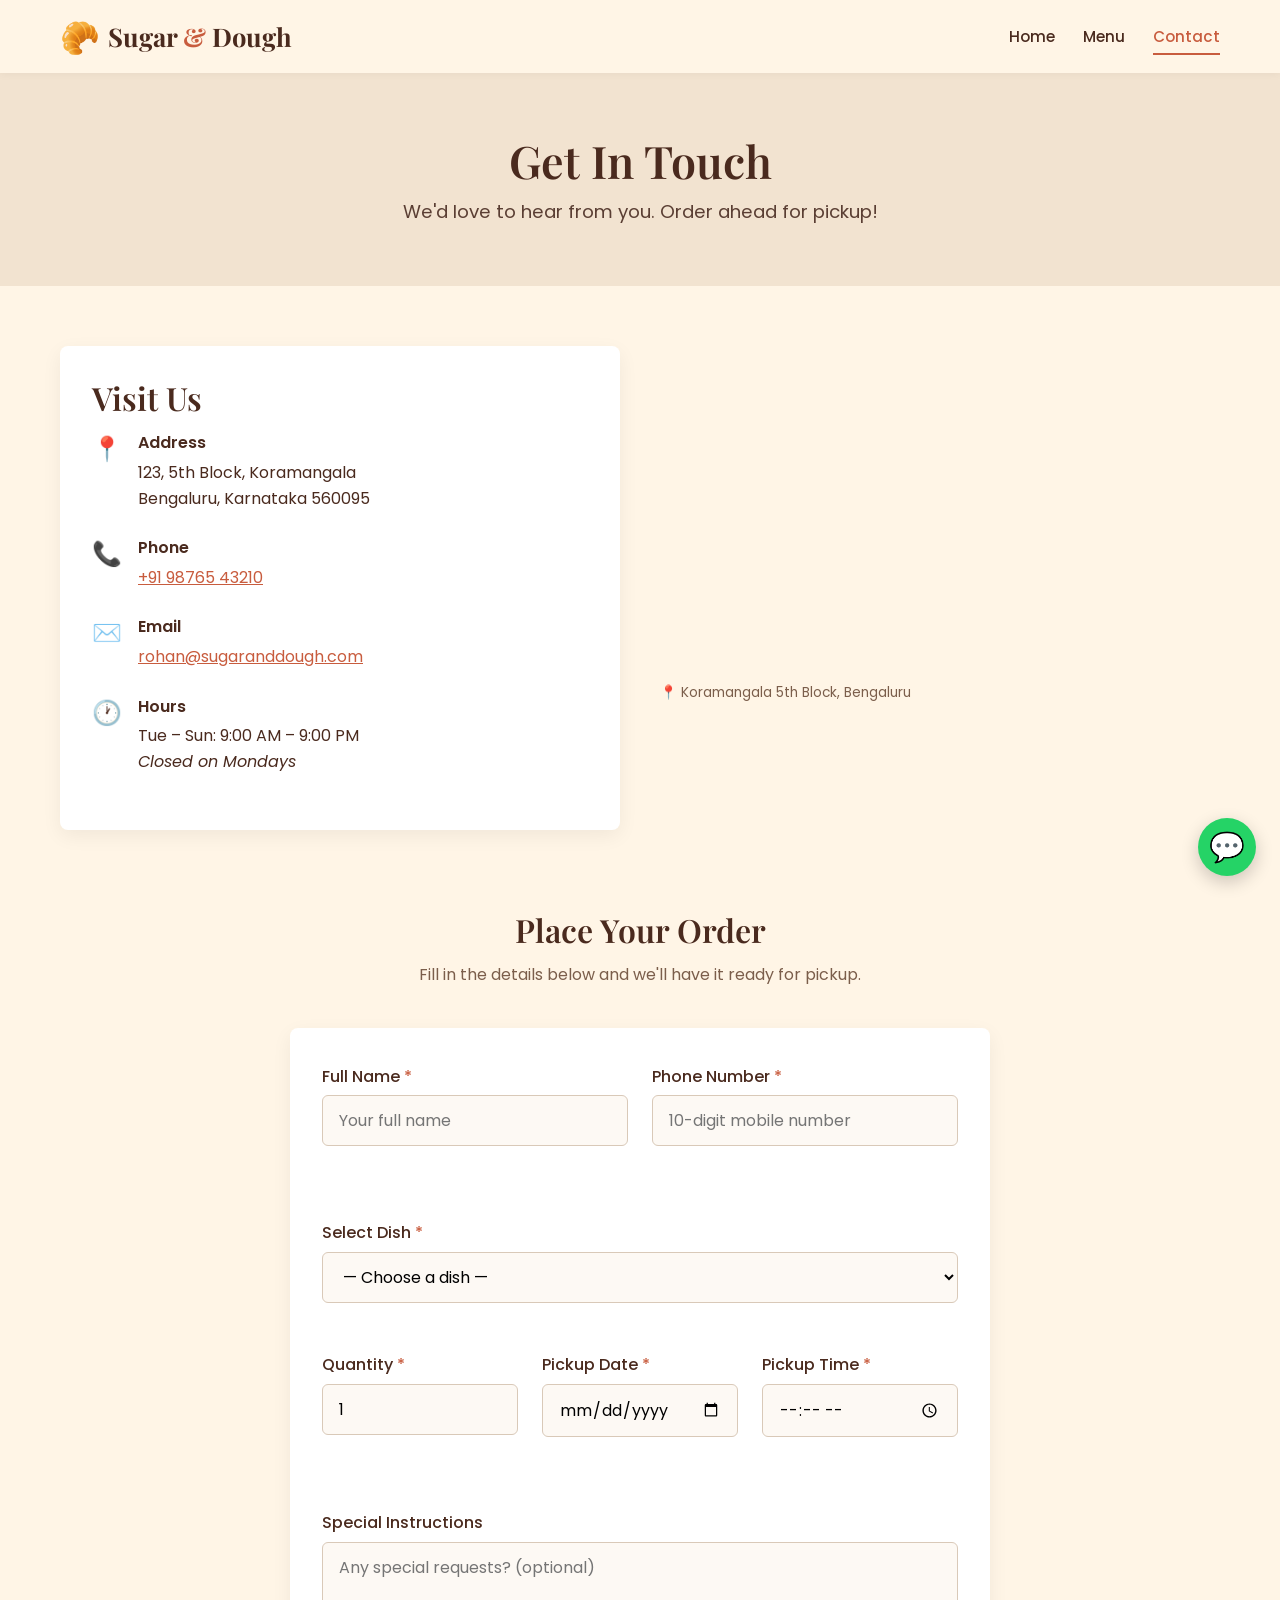
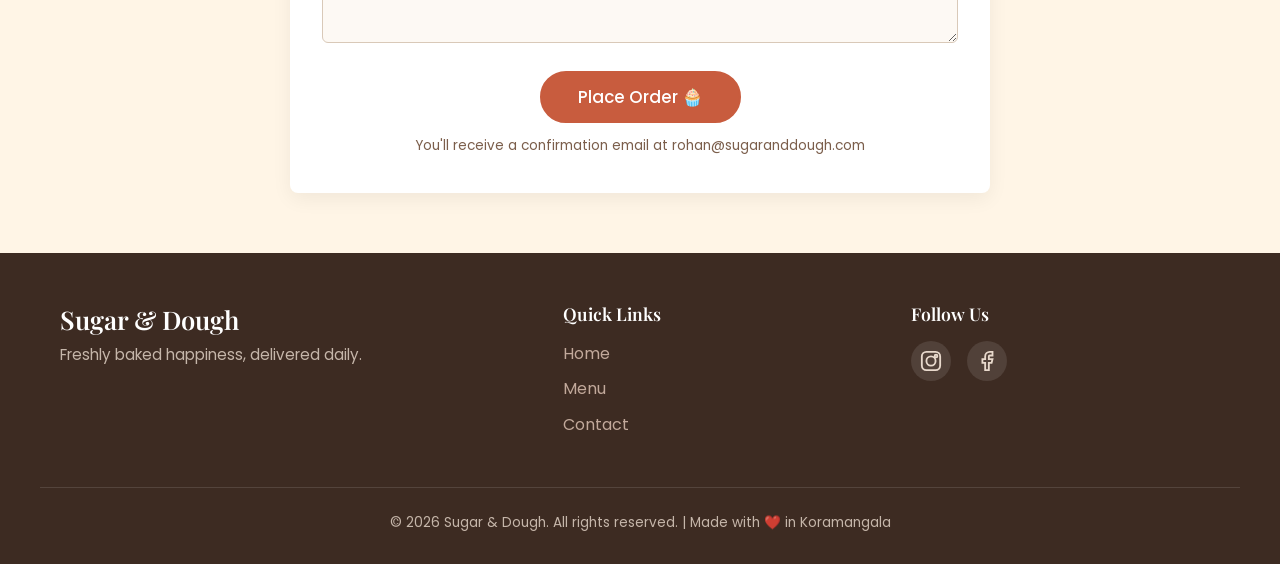
<file: contact.html>
<!DOCTYPE html>
<html lang="en">
<head>
    <meta charset="UTF-8">
    <meta name="viewport" content="width=device-width, initial-scale=1.0">
    <title>Contact & Order | Sugar & Dough Bakery</title>
    <meta name="description" content="Get in touch with Sugar & Dough Bakery in Koramangala. Order online for pickup, find our address, hours, and contact info.">

    <!-- Google Fonts -->
    <link rel="preconnect" href="https://fonts.googleapis.com">
    <link rel="preconnect" href="https://fonts.gstatic.com" crossorigin>
    <link href="https://fonts.googleapis.com/css2?family=Playfair+Display:wght@400;500;600;700&family=Poppins:wght@300;400;500;600&display=swap" rel="stylesheet">

    <!-- CSS -->
    <link rel="stylesheet" href="css/style.css">
    <link rel="stylesheet" href="css/responsive.css">

    <link rel="icon" href="data:image/svg+xml,<svg xmlns='http://www.w3.org/2000/svg' viewBox='0 0 100 100'><text y='.9em' font-size='90'>🥐</text></svg>">
</head>
<body>

    <!-- ========== HEADER ========== -->
    <header class="header" id="header">
        <div class="container header__inner">
            <a href="index.html" class="logo" aria-label="Sugar & Dough Home">
                <span class="logo__icon">🥐</span>
                <span class="logo__text">Sugar <span class="logo__amp">&</span> Dough</span>
            </a>

            <nav class="nav" id="nav" aria-label="Main navigation">
                <ul class="nav__list">
                    <li class="nav__item"><a href="index.html" class="nav__link">Home</a></li>
                    <li class="nav__item"><a href="menu.html" class="nav__link">Menu</a></li>
                    <li class="nav__item"><a href="contact.html" class="nav__link nav__link--active">Contact</a></li>
                </ul>
            </nav>

            <button class="hamburger" id="hamburger" aria-label="Toggle menu" aria-expanded="false">
                <span class="hamburger__line"></span>
                <span class="hamburger__line"></span>
                <span class="hamburger__line"></span>
            </button>
        </div>
    </header>

    <!-- ========== MAIN CONTENT ========== -->
    <main>
        <!-- Page Hero -->
        <section class="page-hero page-hero--contact">
            <div class="container">
                <h1 class="page-hero__title">Get In Touch</h1>
                <p class="page-hero__subtitle">We'd love to hear from you. Order ahead for pickup!</p>
            </div>
        </section>

        <!-- Info + Map Section -->
        <section class="section contact-info-section" id="contact-info">
            <div class="container contact-info__grid">
                <!-- Business Info Card -->
                <div class="contact-info__card">
                    <h2 class="section__title">Visit Us</h2>
                    <ul class="contact-details">
                        <li class="contact-details__item">
                            <span class="contact-details__icon">📍</span>
                            <div>
                                <strong>Address</strong>
                                <p>123, 5th Block, Koramangala<br>Bengaluru, Karnataka 560095</p>
                            </div>
                        </li>
                        <li class="contact-details__item">
                            <span class="contact-details__icon">📞</span>
                            <div>
                                <strong>Phone</strong>
                                <p><a href="tel:+919876543210">+91 98765 43210</a></p>
                            </div>
                        </li>
                        <li class="contact-details__item">
                            <span class="contact-details__icon">✉️</span>
                            <div>
                                <strong>Email</strong>
                                <p><a href="mailto:rohan@sugaranddough.com">rohan@sugaranddough.com</a></p>
                            </div>
                        </li>
                        <li class="contact-details__item">
                            <span class="contact-details__icon">🕐</span>
                            <div>
                                <strong>Hours</strong>
                                <p>Tue – Sun: 9:00 AM – 9:00 PM<br><em>Closed on Mondays</em></p>
                            </div>
                        </li>
                    </ul>
                </div>

                <!-- Google Maps Embed (exact location) -->
                <div class="contact-info__map">
                    <iframe
                    src="https://www.google.com/maps/embed?pb=!1m18!1m12!1m3!1d3888.6!2d77.6205!3d12.9352!2m3!1f0!2f0!3f0!3m2!1i1024!2i768!4f13.1!3m3!1m2!1s0x3bae141e0f5f5b6b%3A0x1e2c3b4a5d6e7f8!2s123%2C%205th%20Block%2C%20Koramangala%2C%20Bengaluru!5e0!3m2!1sen!2sin!4v1700000000000"
                    width="100%"
                    height="320"
                    style="border:0; border-radius: 12px;"
                    allowfullscreen=""
                    loading="lazy"
                    referrerpolicy="no-referrer-when-downgrade"
                    title="Sugar & Dough Bakery location in Koramangala"
                    >
                </iframe>
                <p class="map-note">📍 Koramangala 5th Block, Bengaluru</p>
            </div>
        </div>
    </section>

    <!-- Order Form Section -->
    <section class="section order-section" id="order-form">
        <div class="container">
            <h2 class="section__title section__title--centered">Place Your Order</h2>
            <p class="section__subtitle">Fill in the details below and we'll have it ready for pickup.</p>

            <!-- URL Param Summary Card -->
            <div class="order-summary" id="order-summary" style="display: none;">
                <div class="order-summary__card">
                    <span class="order-summary__label">You are ordering:</span>
                    <span class="order-summary__dish" id="summary-dish"></span>
                    <span class="order-summary__price" id="summary-price"></span>
                </div>
            </div>

            <!-- Order Form -->
            <form
            class="order-form"
            id="order-form-element"
            action="https://formspree.io/f/mock123456"
            method="POST"
            novalidate
            >
            <!-- Replace the action URL with real Formspree endpoint later -->

            <input type="hidden" name="_next" value="thankyou.html">
            <input type="hidden" name="_subject" value="New Order from Sugar & Dough Website">

            <div class="form-row">
                <div class="form-group">
                    <label for="name" class="form-label">Full Name <span class="required">*</span></label>
                    <input
                    type="text"
                    id="name"
                    name="name"
                    class="form-input"
                    placeholder="Your full name"
                    required
                    autocomplete="name"
                    >
                    <span class="form-error" id="name-error"></span>
                </div>
                <div class="form-group">
                    <label for="phone" class="form-label">Phone Number <span class="required">*</span></label>
                    <input
                    type="tel"
                    id="phone"
                    name="phone"
                    class="form-input"
                    placeholder="10-digit mobile number"
                    pattern="[0-9]{10}"
                    inputmode="numeric"
                    maxlength="10"
                    required
                    autocomplete="tel"
                    >
                    <span class="form-error" id="phone-error"></span>
                </div>
            </div>

            <div class="form-group">
                <label for="dish-select" class="form-label">Select Dish <span class="required">*</span></label>
                <select id="dish-select" name="dish" class="form-input form-select" required>
                    <option value="" disabled selected>— Choose a dish —</option>
                    <option value="Chocolate Croissant">Chocolate Croissant – ₹120</option>
                    <option value="Butter Croissant">Butter Croissant – ₹90</option>
                    <option value="Cinnamon Roll">Cinnamon Roll – ₹110</option>
                    <option value="Banana Bread Slice">Banana Bread Slice – ₹100</option>
                    <option value="Blueberry Muffin">Blueberry Muffin – ₹95</option>
                    <option value="Sugar & Dough Special Cookies (4 pcs)">Special Cookies (4 pcs) – ₹150</option>
                </select>
                <span class="form-error" id="dish-error"></span>
            </div>

            <div class="form-row form-row--three">
                <div class="form-group">
                    <label for="quantity" class="form-label">Quantity <span class="required">*</span></label>
                    <input
                    type="number"
                    id="quantity"
                    name="quantity"
                    class="form-input"
                    min="1"
                    max="10"
                    value="1"
                    required
                    >
                    <span class="form-error" id="quantity-error"></span>
                </div>
                <div class="form-group">
                    <label for="pickup-date" class="form-label">Pickup Date <span class="required">*</span></label>
                    <input
                    type="date"
                    id="pickup-date"
                    name="pickup_date"
                    class="form-input"
                    required
                    >
                    <span class="form-error" id="date-error"></span>
                </div>
                <div class="form-group">
                    <label for="pickup-time" class="form-label">Pickup Time <span class="required">*</span></label>
                    <input
                    type="time"
                    id="pickup-time"
                    name="pickup_time"
                    class="form-input"
                    min="09:00"
                    max="21:00"
                    required
                    >
                    <span class="form-error" id="time-error"></span>
                </div>
            </div>

            <div class="form-group">
                <label for="instructions" class="form-label">Special Instructions</label>
                <textarea
                id="instructions"
                name="instructions"
                class="form-input form-textarea"
                rows="3"
                placeholder="Any special requests? (optional)"
            ></textarea>
        </div>

        <div class="form-submit-wrapper">
            <button type="submit" class="btn btn--primary btn--lg form-submit-btn">
                Place Order 🧁
            </button>
            <p class="form-note">You'll receive a confirmation email at rohan@sugaranddough.com</p>
        </div>

        <!-- Success message (hidden) -->
        <div class="form-success" id="form-success" style="display: none;">
            <div class="form-success__card">
                <span class="form-success__icon">✅</span>
                <h3 class="form-success__title">Order Placed!</h3>
                <p class="form-success__text">We'll prepare it for pickup. Check your email for confirmation.</p>
            </div>
        </div>
    </form>
</div>
</section>
</main>

<!-- ========== FOOTER ========== -->
<footer class="footer" id="footer">
    <div class="container footer__grid">
        <div class="footer__brand">
            <h3 class="footer__logo">Sugar & Dough</h3>
            <p class="footer__tagline">Freshly baked happiness, delivered daily.</p>
        </div>
        <div class="footer__links">
            <h4 class="footer__heading">Quick Links</h4>
            <ul class="footer__list">
                <li><a href="index.html">Home</a></li>
                <li><a href="menu.html">Menu</a></li>
                <li><a href="contact.html">Contact</a></li>
            </ul>
        </div>
        <div class="footer__social">
            <h4 class="footer__heading">Follow Us</h4>
            <div class="footer__social-icons">
                <a href="https://instagram.com/sugaranddough_bakery" target="_blank" rel="noopener noreferrer" class="social-icon" aria-label="Instagram">
                    <svg width="22" height="22" viewBox="0 0 24 24" fill="none" stroke="currentColor" stroke-width="2"><rect x="2" y="2" width="20" height="20" rx="5"/><circle cx="12" cy="12" r="5"/><circle cx="17.5" cy="6.5" r="1.5"/></svg>
                </a>
                <a href="https://facebook.com/sugaranddough" target="_blank" rel="noopener noreferrer" class="social-icon" aria-label="Facebook">
                    <svg width="22" height="22" viewBox="0 0 24 24" fill="none" stroke="currentColor" stroke-width="2"><path d="M18 2h-3a5 5 0 0 0-5 5v3H7v4h3v8h4v-8h3l1-4h-4V7a1 1 0 0 1 1-1h3z"/></svg>
                </a>
            </div>
        </div>
    </div>
    <div class="container footer__bottom">
        <p class="footer__copyright">&copy; <span id="current-year"></span> Sugar & Dough. All rights reserved. | Made with ❤️ in Koramangala</p>
    </div>
</footer>

<!-- ========== FLOATING WHATSAPP BUTTON ========== -->
<a
href="https://wa.me/919876543210?text=Hi%20Sugar%20%26%20Dough%2C%20I%27d%20like%20to%20place%20an%20order%20for%20pickup."
class="whatsapp-float"
target="_blank"
rel="noopener noreferrer"
aria-label="Chat on WhatsApp"
title="Order via WhatsApp"
>
<span class="whatsapp-float__icon">💬</span>
</a>

<script src="js/main.js"></script>
</body>
</html>
</file>
<file: css/style.css>
/* ========== style.css ========== */
/* Sugar & Dough Bakery - Main Stylesheet */

/* --- CSS Custom Properties (Design Tokens) --- */
:root {
    --color-bg: #FFF5E6;           /* warm cream */
    --color-text: #4A2A1E;         /* dark brown */
    --color-accent: #C85C3E;       /* terracotta */
    --color-accent-light: #D9A13B; /* secondary accent (optional) */
    --color-white: #FFFFFF;
    --color-dark-overlay: rgba(0, 0, 0, 0.4);
    --color-success: #2E7D32;
    --color-error: #B00020;

    --font-heading: 'Playfair Display', serif;
    --font-body: 'Poppins', sans-serif;

    --font-size-h1: 48px;
    --font-size-h2: 32px;
    --font-size-body: 16px;
    --font-size-small: 14px;
    --font-size-xs: 12px;

    --spacing-section: 60px;
    --spacing-container: 20px;
    --max-width: 1200px;

    --border-radius: 8px;
    --card-padding: 20px;
    --card-shadow: 0 6px 20px rgba(0, 0, 0, 0.06);
    --card-shadow-hover: 0 12px 28px rgba(0, 0, 0, 0.10);

    --transition-speed: 0.25s;
}

/* --- RESET & BASE --- */
*,
*::before,
*::after {
    box-sizing: border-box;
    margin: 0;
    padding: 0;
}

html {
    scroll-behavior: smooth;
}

body {
    font-family: var(--font-body);
    font-size: var(--font-size-body);
    font-weight: 400;
    line-height: 1.6;
    color: var(--color-text);
    background-color: var(--color-bg);
    -webkit-font-smoothing: antialiased;
    overflow-x: hidden;
}

img {
    max-width: 100%;
    height: auto;
    display: block;
}

a {
    color: inherit;
    text-decoration: none;
    transition: color var(--transition-speed);
}

ul {
    list-style: none;
}

.container {
    max-width: var(--max-width);
    margin: 0 auto;
    padding: 0 var(--spacing-container);
}

/* --- TYPOGRAPHY --- */
h1, h2, h3, h4 {
    font-family: var(--font-heading);
    font-weight: 600;
    line-height: 1.25;
    color: var(--color-text);
}

h1 {
    font-size: var(--font-size-h1);
}

h2 {
    font-size: var(--font-size-h2);
    margin-bottom: 12px;
}

.section__title {
    margin-bottom: 12px;
}

.section__title--centered {
    text-align: center;
}

.section__subtitle {
    font-size: 1rem;
    color: #7B5E4B;
    text-align: center;
    margin-bottom: 40px;
    max-width: 600px;
    margin-left: auto;
    margin-right: auto;
}

.section {
    padding: var(--spacing-section) var(--spacing-container);
}

/* --- BUTTONS --- */
.btn {
    display: inline-flex;
    align-items: center;
    justify-content: center;
    padding: 12px 28px;
    font-family: var(--font-body);
    font-weight: 500;
    font-size: 1rem;
    border: 2px solid transparent;
    border-radius: 30px;
    cursor: pointer;
    text-align: center;
    transition: all var(--transition-speed);
    background-color: transparent;
    line-height: 1.2;
}

.btn--primary {
    background-color: var(--color-accent);
    color: var(--color-white);
    border-color: var(--color-accent);
}

.btn--primary:hover {
    background-color: #B04A2E;
    border-color: #B04A2E;
}

.btn--outline {
    background-color: transparent;
    color: rgb(209, 169, 246);
    border-color: brown;
}

.btn--outline:hover {
    background-color: var(--color-white);
    color: var(--color-text);
}

.btn--white {
    background-color: var(--color-white);
    color: var(--color-accent);
    border-color: var(--color-white);
}

.btn--white:hover {
    background-color: #f0e6d8;
    border-color: #f0e6d8;
}

.btn--sm {
    padding: 8px 22px;
    font-size: 0.9rem;
}

.btn--lg {
    padding: 14px 36px;
    font-size: 1.05rem;
}

/* --- HEADER / NAVIGATION --- */
.header {
    background-color: var(--color-bg);
    position: sticky;
    top: 0;
    z-index: 1000;
    box-shadow: 0 2px 8px rgba(0,0,0,0.04);
}

.header__inner {
    display: flex;
    align-items: center;
    justify-content: space-between;
    padding-top: 16px;
    padding-bottom: 16px;
}

.logo {
    display: flex;
    align-items: center;
    gap: 8px;
    font-family: var(--font-heading);
    font-weight: 700;
    font-size: 1.6rem;
    color: var(--color-text);
}

.logo__icon {
    font-size: 2rem;
    line-height: 1;
}

.logo__amp {
    color: var(--color-accent);
}

.nav__list {
    display: flex;
    gap: 28px;
}

.nav__link {
    font-weight: 500;
    font-size: 0.95rem;
    padding: 6px 0;
    border-bottom: 2px solid transparent;
    transition: border-color var(--transition-speed), color var(--transition-speed);
}

.nav__link:hover,
.nav__link--active {
    color: var(--color-accent);
    border-bottom-color: var(--color-accent);
}

/* Hamburger (hidden on desktop) */
.hamburger {
    display: none;
    flex-direction: column;
    justify-content: space-around;
    width: 28px;
    height: 22px;
    background: transparent;
    border: none;
    cursor: pointer;
    padding: 0;
    z-index: 100;
}

.hamburger__line {
    width: 100%;
    height: 2.5px;
    background-color: var(--color-text);
    border-radius: 2px;
    transition: all 0.3s;
}

/* --- HERO SECTION (Home) --- */
.hero {
    position: relative;
    background: url('../images/hero-bg.jpg') center/cover no-repeat;
    min-height: 70vh;
    display: flex;
    align-items: center;
    justify-content: center;
    text-align: center;
    color: var(--color-white);
    background-color: #a58b7c; /* fallback */
}

.hero__overlay {
    position: absolute;
    inset: 0;
    background-color: var(--color-dark-overlay);
    z-index: 1;
}

.hero__content {
    position: relative;
    z-index: 2;
    padding: 40px 20px;
}

.hero__title {
    color: var(--color-white);
    font-size: 3.5rem;
    margin-bottom: 16px;
    text-shadow: 2px 2px 4px rgba(0,0,0,0.3);
}

.hero__subtitle {
    font-size: 1.3rem;
    margin-bottom: 32px;
    opacity: 0.95;
}

.hero__buttons {
    display: flex;
    gap: 16px;
    flex-wrap: wrap;
    justify-content: center;
}

/* --- ABOUT TEASER (Home) --- */
.about__grid {
    display: grid;
    grid-template-columns: 1fr 1fr;
    gap: 50px;
    align-items: center;
}

.about__description {
    margin-bottom: 16px;
    color: #5a3e33;
}

.about__image-wrapper {
    position: relative;
    border-radius: 12px;
    overflow: hidden;
    background-color: #f2e3d0;
    height: 320px;
    display: flex;
    align-items: center;
    justify-content: center;
}

.about__image {
    width: 100%;
    height: 100%;
    object-fit: cover;
}

/* Fallback placeholder */
.about__image-placeholder-fallback {
    display: none;
    font-size: 5rem;
}

.about__image-placeholder .about__image-placeholder-fallback {
    display: block;
}

/* --- FEATURED ITEMS (Home) --- */
.featured__grid {
    display: grid;
    grid-template-columns: repeat(3, 1fr);
    gap: 30px;
    margin-top: 30px;
}

/* --- MENU GRID (Menu page) --- */
.menu-grid {
    display: grid;
    grid-template-columns: repeat(auto-fit, minmax(280px, 1fr));
    gap: 30px;
}

/* --- CARD COMPONENT --- */
.card {
    background-color: var(--color-white);
    border-radius: var(--border-radius);
    box-shadow: var(--card-shadow);
    overflow: hidden;
    transition: transform var(--transition-speed), box-shadow var(--transition-speed);
    display: flex;
    flex-direction: column;
}

.card:hover {
    transform: translateY(-5px);
    box-shadow: var(--card-shadow-hover);
}

.card__image-wrapper {
    position: relative;
    width: 100%;
    height: 220px;
    background-color: #f4ede4;
    overflow: hidden;
}

.card__image {
    width: 100%;
    height: 100%;
    object-fit: cover;
    transition: opacity 0.3s;
}

.card__image-fallback {
    background: #f0e6d8;
    display: flex;
    align-items: center;
    justify-content: center;
}

.card__image-fallback-content {
    font-size: 4rem;
    display: none;
}

.card__image-fallback .card__image-fallback-content {
    display: block;
    position: absolute;
    top: 50%;
    left: 50%;
    transform: translate(-50%, -50%);
}

.card__body {
    padding: var(--card-padding);
    display: flex;
    flex-direction: column;
    flex-grow: 1;
}

.card__title {
    font-size: 1.3rem;
    margin-bottom: 8px;
}

.card__desc {
    font-size: 0.95rem;
    color: #6B4F3E;
    margin-bottom: 12px;
    flex-grow: 1;
}

.card__price {
    font-weight: 600;
    font-size: 1.2rem;
    color: var(--color-accent);
    margin-bottom: 16px;
}

.card__btn {
    align-self: flex-start;
    margin-top: auto;
}

/* --- CTA BANNER (Home) --- */
.cta-banner {
    background-color: var(--color-accent);
    padding: 36px 0;
    text-align: center;
    color: var(--color-white);
}

.cta-banner__inner {
    display: flex;
    align-items: center;
    justify-content: center;
    gap: 32px;
    flex-wrap: wrap;
}

.cta-banner__text {
    font-size: 1.4rem;
    font-weight: 500;
    font-family: var(--font-heading);
}

/* --- PAGE HERO (Menu & Contact) --- */
.page-hero {
    background-color: #f2e3d0;
    padding: 60px 0;
    text-align: center;
}

.page-hero__title {
    color: var(--color-text);
    font-size: 2.8rem;
    margin-bottom: 8px;
}

.page-hero__subtitle {
    color: #5a3e33;
    font-size: 1.15rem;
}

/* --- CONTACT INFO SECTION --- */
.contact-info__grid {
    display: grid;
    grid-template-columns: 1fr 1fr;
    gap: 40px;
    align-items: start;
}

.contact-info__card {
    background: var(--color-white);
    padding: 32px;
    border-radius: var(--border-radius);
    box-shadow: var(--card-shadow);
}

.contact-details__item {
    display: flex;
    gap: 16px;
    align-items: flex-start;
    margin-bottom: 24px;
}

.contact-details__icon {
    font-size: 1.5rem;
    min-width: 30px;
    text-align: center;
}

.contact-details__item strong {
    display: block;
    font-weight: 600;
    margin-bottom: 4px;
}

.contact-details__item a {
    color: var(--color-accent);
    text-decoration: underline;
}

.map-note {
    margin-top: 8px;
    font-size: 0.85rem;
    color: #7B5E4B;
}

/* --- ORDER FORM --- */
.order-section {
    background-color: var(--color-bg);
    padding-top: 20px;
}

.order-summary {
    max-width: 700px;
    margin: 0 auto 30px;
}

.order-summary__card {
    background: var(--color-white);
    border-left: 5px solid var(--color-accent);
    padding: 16px 24px;
    border-radius: var(--border-radius);
    display: flex;
    align-items: center;
    flex-wrap: wrap;
    gap: 8px 16px;
    box-shadow: var(--card-shadow);
}

.order-summary__label {
    font-weight: 500;
}

.order-summary__dish {
    font-weight: 600;
}

.order-summary__price {
    color: var(--color-accent);
    font-weight: 700;
    margin-left: auto;
}

.order-form {
    max-width: 700px;
    margin: 0 auto;
    background: var(--color-white);
    padding: 36px 32px;
    border-radius: var(--border-radius);
    box-shadow: var(--card-shadow);
}

.form-row {
    display: grid;
    grid-template-columns: 1fr 1fr;
    gap: 24px;
    margin-bottom: 24px;
}

.form-row--three {
    grid-template-columns: 1fr 1fr 1fr;
}

.form-group {
    margin-bottom: 20px;
}

.form-label {
    display: block;
    font-weight: 500;
    margin-bottom: 6px;
    color: var(--color-text);
}

.required {
    color: var(--color-accent);
}

.form-input,
.form-select,
.form-textarea {
    width: 100%;
    padding: 12px 16px;
    font-family: var(--font-body);
    font-size: 1rem;
    border: 1px solid #d9c9b8;
    border-radius: 6px;
    background-color: #fdf9f4;
    transition: border-color var(--transition-speed), box-shadow var(--transition-speed);
}

.form-input:focus,
.form-select:focus,
.form-textarea:focus {
    outline: none;
    border-color: var(--color-accent);
    box-shadow: 0 0 0 3px rgba(200, 92, 62, 0.1);
}

.form-error {
    font-size: 0.8rem;
    color: var(--color-error);
    margin-top: 4px;
    display: inline-block;
    min-height: 18px;
}

.form-submit-wrapper {
    text-align: center;
    margin-top: 10px;
}

.form-submit-btn {
    min-width: 200px;
}

.form-note {
    margin-top: 12px;
    font-size: 0.85rem;
    color: #7B5E4B;
}

/* Success message (hidden initially) */
.form-success {
    margin-top: 30px;
}

.form-success__card {
    text-align: center;
    background: #f0f9f0;
    border: 1px solid #a5d6a7;
    border-radius: var(--border-radius);
    padding: 40px;
}

.form-success__icon {
    font-size: 3rem;
    display: block;
    margin-bottom: 10px;
}

.form-success__title {
    color: var(--color-success);
    margin-bottom: 8px;
}

.form-success__text {
    color: #2E4A2E;
}

/* --- FOOTER --- */
.footer {
    background-color: #3d2b22;
    color: #e8d9cc;
    padding: 50px 0 30px;
    margin-top: 0;
}

.footer__grid {
    display: grid;
    grid-template-columns: 1.5fr 1fr 1fr;
    gap: 40px;
    margin-bottom: 40px;
}

.footer__logo {
    color: #fff;
    font-size: 1.6rem;
    margin-bottom: 8px;
}

.footer__tagline {
    opacity: 0.8;
    font-size: 0.95rem;
}

.footer__heading {
    color: #fff;
    margin-bottom: 16px;
    font-size: 1.1rem;
}

.footer__list li {
    margin-bottom: 10px;
}

.footer__list a {
    color: #c2a99b;
    transition: color 0.2s;
}

.footer__list a:hover {
    color: #fff;
}

.footer__social-icons {
    display: flex;
    gap: 16px;
}

.social-icon {
    display: flex;
    align-items: center;
    justify-content: center;
    width: 40px;
    height: 40px;
    border-radius: 50%;
    background-color: rgba(255,255,255,0.1);
    color: #e8d9cc;
    transition: background-color 0.2s, color 0.2s;
}

.social-icon:hover {
    background-color: var(--color-accent);
    color: #fff;
}

.footer__bottom {
    border-top: 1px solid rgba(255,255,255,0.15);
    padding-top: 24px;
    text-align: center;
    font-size: 0.85rem;
    opacity: 0.8;
}

/* --- FLOATING WHATSAPP BUTTON --- */
.whatsapp-float {
    position: fixed;
    bottom: 24px;
    right: 24px;
    width: 58px;
    height: 58px;
    background-color: #25D366;
    color: #fff;
    border-radius: 50%;
    display: flex;
    align-items: center;
    justify-content: center;
    font-size: 1.8rem;
    box-shadow: 0 6px 18px rgba(0,0,0,0.2);
    transition: transform 0.3s, box-shadow 0.3s;
    z-index: 999;
    text-decoration: none;
}

.whatsapp-float:hover {
    transform: scale(1.08);
    box-shadow: 0 10px 24px rgba(0,0,0,0.3);
}

.whatsapp-float__icon {
    line-height: 1;
}

/* --- THANK YOU PAGE --- */
.thankyou-section {
    padding: 100px 20px;
    text-align: center;
    background-color: var(--color-bg);
}

.thankyou__content {
    max-width: 600px;
    margin: 0 auto;
}

.thankyou__emoji {
    font-size: 4rem;
    display: block;
    margin-bottom: 20px;
}

.thankyou__title {
    font-size: 2.4rem;
    margin-bottom: 16px;
}

.thankyou__text {
    font-size: 1.1rem;
    margin-bottom: 12px;
    color: #5a3e33;
}

.thankyou__actions {
    display: flex;
    gap: 16px;
    justify-content: center;
    margin-top: 32px;
    flex-wrap: wrap;
}

/* --- UTILITY CLASSES --- */
.text-center { text-align: center; }
.mt-1 { margin-top: 8px; }
.mt-2 { margin-top: 16px; }
.mt-3 { margin-top: 24px; }
</file>
<file: css/responsive.css>
/* ========== responsive.css ========== */
/* Sugar & Dough Bakery - Responsive Breakpoints */

/* Large desktop (1400px and up) - fine-tune container */
@media (min-width: 1400px) {
    .container {
        padding: 0;
    }
}

/* Tablet landscape / small desktop (1024px - 1399px) */
@media (max-width: 1200px) {
    :root {
        --font-size-h1: 42px;
        --font-size-h2: 28px;
    }
}

/* Tablet (768px - 1023px) */
@media (max-width: 1023px) {
    .section {
        padding: 50px 20px;
    }

    /* Header mobile adjustments */
    .nav {
        position: fixed;
        top: 0;
        left: 0;
        width: 100%;
        height: 100vh;
        background-color: var(--color-bg);
        flex-direction: column;
        justify-content: center;
        align-items: center;
        transform: translateX(-100%);
        transition: transform 0.35s ease-in-out;
        z-index: 99;
        display: flex;
    }

    .nav.active {
        transform: translateX(0);
    }

    .nav__list {
        flex-direction: column;
        gap: 32px;
        text-align: center;
    }

    .nav__link {
        font-size: 1.2rem;
        border-bottom: none;
    }

    .hamburger {
        display: flex;
        z-index: 101;
    }

    /* Hamburger animation when active */
    .hamburger.active .hamburger__line:nth-child(1) {
        transform: translateY(8px) rotate(45deg);
    }
    .hamburger.active .hamburger__line:nth-child(2) {
        opacity: 0;
    }
    .hamburger.active .hamburger__line:nth-child(3) {
        transform: translateY(-8px) rotate(-45deg);
    }

    /* Home about grid stacks */
    .about__grid {
        grid-template-columns: 1fr;
        gap: 30px;
    }

    .about__image-wrapper {
        height: 280px;
    }

    /* Featured grid 2 columns */
    .featured__grid {
        grid-template-columns: repeat(2, 1fr);
    }

    /* Menu grid remains auto-fit, but fine */
    .menu-grid {
        grid-template-columns: repeat(auto-fit, minmax(250px, 1fr));
    }

    /* Contact page stacks */
    .contact-info__grid {
        grid-template-columns: 1fr;
    }

    .form-row {
        grid-template-columns: 1fr;
        gap: 0;
    }

    .form-row--three {
        grid-template-columns: 1fr;
    }

    .hero__title {
        font-size: 2.6rem;
    }

    .cta-banner__inner {
        flex-direction: column;
        gap: 16px;
    }

    .footer__grid {
        grid-template-columns: 1fr;
        text-align: center;
    }

    .footer__social-icons {
        justify-content: center;
    }
}

/* Small tablet / large mobile (481px - 767px) */
@media (max-width: 768px) {
    :root {
        --font-size-h1: 36px;
        --font-size-h2: 24px;
        --font-size-body: 15px;
        --spacing-section: 40px;
    }

    .container {
        padding: 0 16px;
    }

    .hero {
        min-height: 55vh;
    }

    .hero__title {
        font-size: 2.2rem;
    }

    .hero__subtitle {
        font-size: 1.1rem;
    }

    .hero__buttons {
        flex-direction: column;
        align-items: center;
    }

    .featured__grid {
        grid-template-columns: 1fr;
    }

    .menu-grid {
        grid-template-columns: 1fr;
    }

    .card__image-wrapper {
        height: 200px;
    }

    .order-form {
        padding: 24px 20px;
    }

    .whatsapp-float {
        width: 50px;
        height: 50px;
        bottom: 20px;
        right: 20px;
        font-size: 1.5rem;
    }
}

/* Mobile (max-width: 480px) */
@media (max-width: 480px) {
    .hero__title {
        font-size: 1.9rem;
    }

    .section__title {
        font-size: 1.8rem;
    }

    .logo {
        font-size: 1.3rem;
    }

    .btn {
        padding: 10px 22px;
    }

    .btn--lg {
        padding: 12px 30px;
    }

    .order-summary__card {
        flex-direction: column;
        align-items: flex-start;
    }

    .order-summary__price {
        margin-left: 0;
    }

    .page-hero {
        padding: 40px 0;
    }

    .page-hero__title {
        font-size: 2rem;
    }
}
</file>
